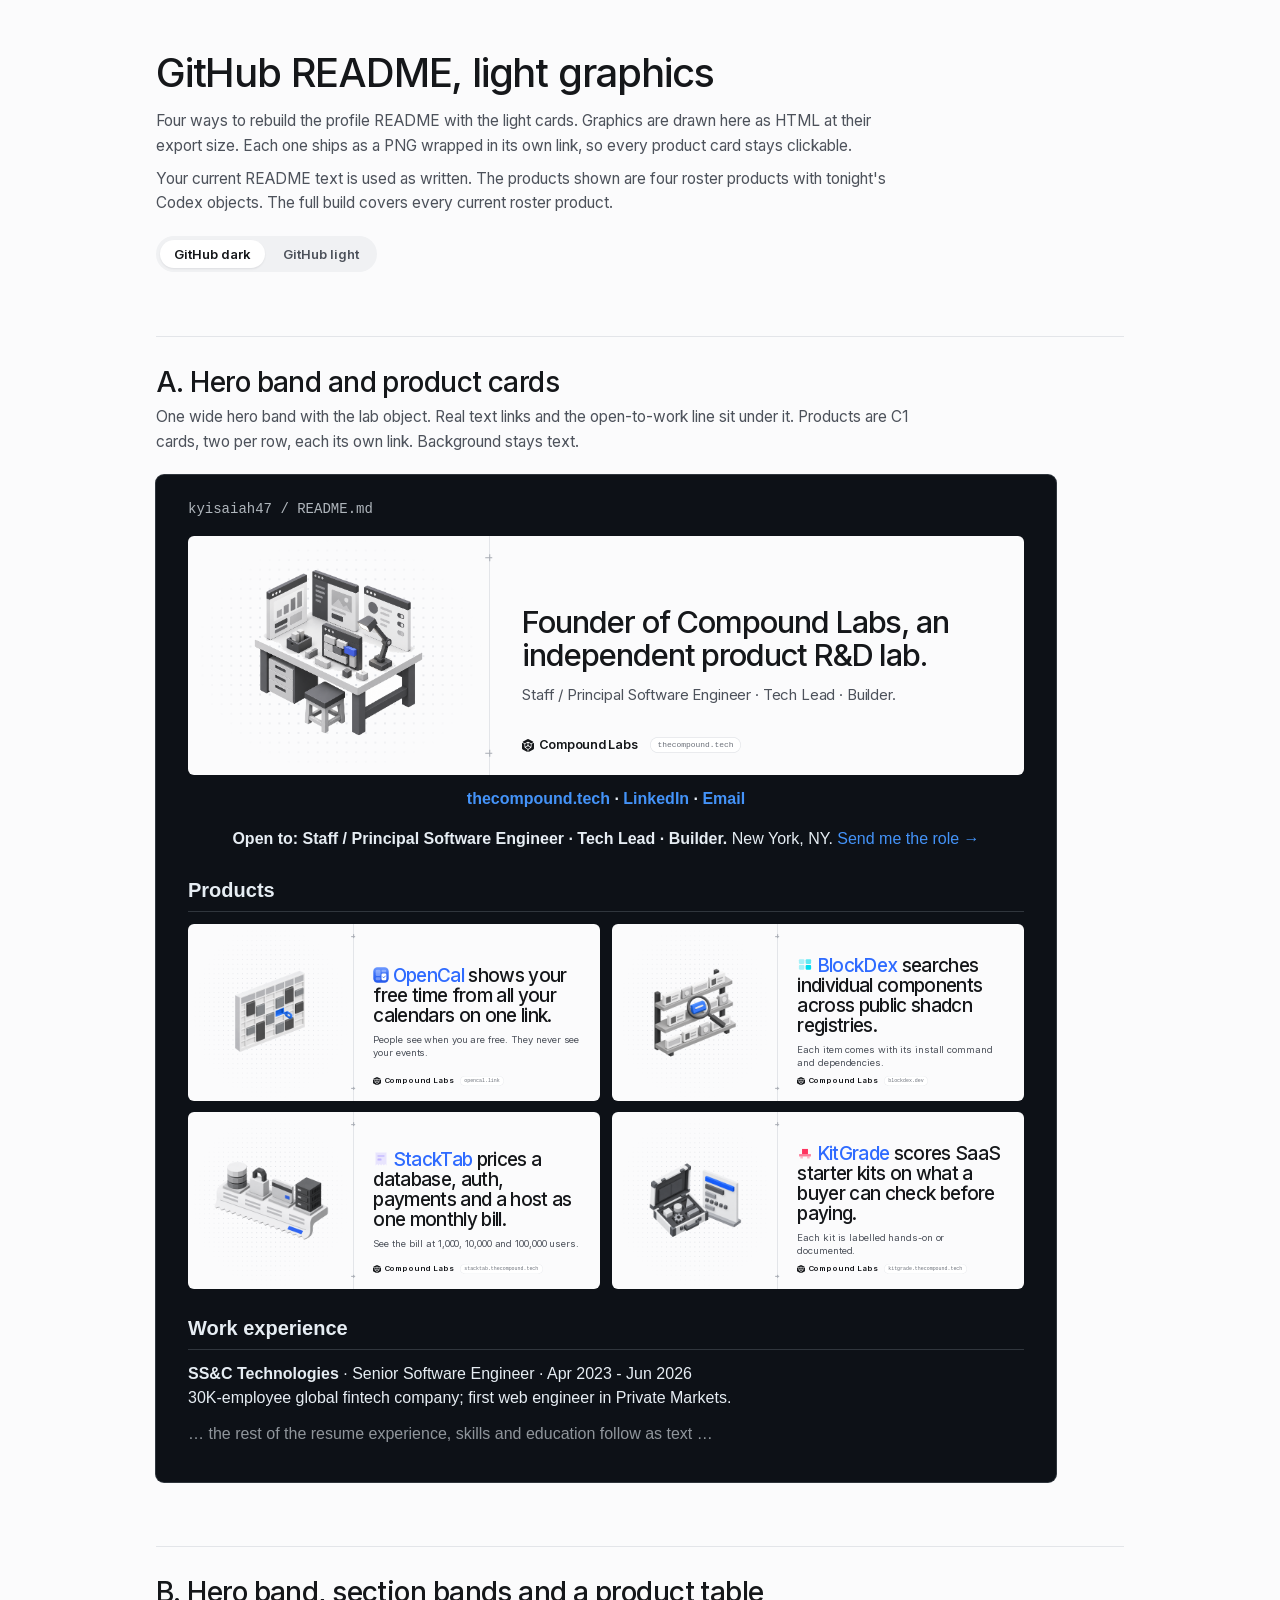
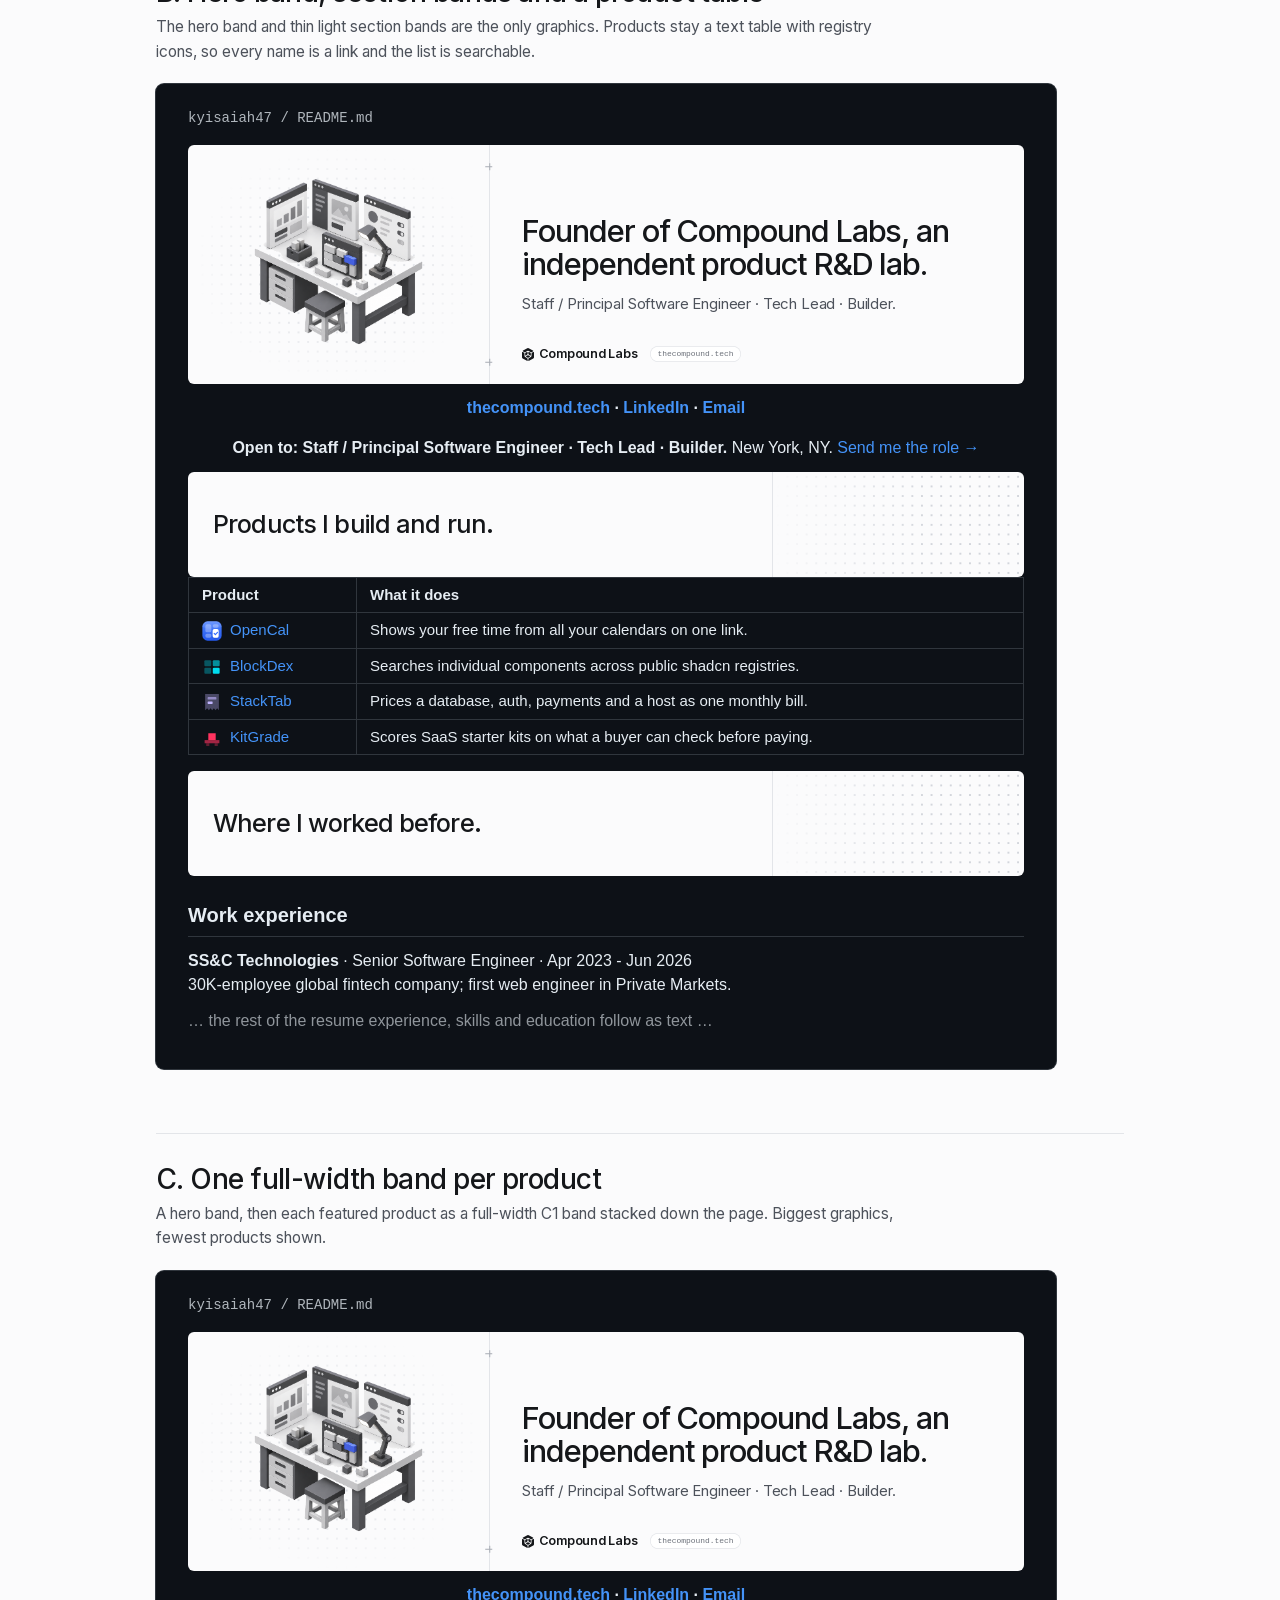
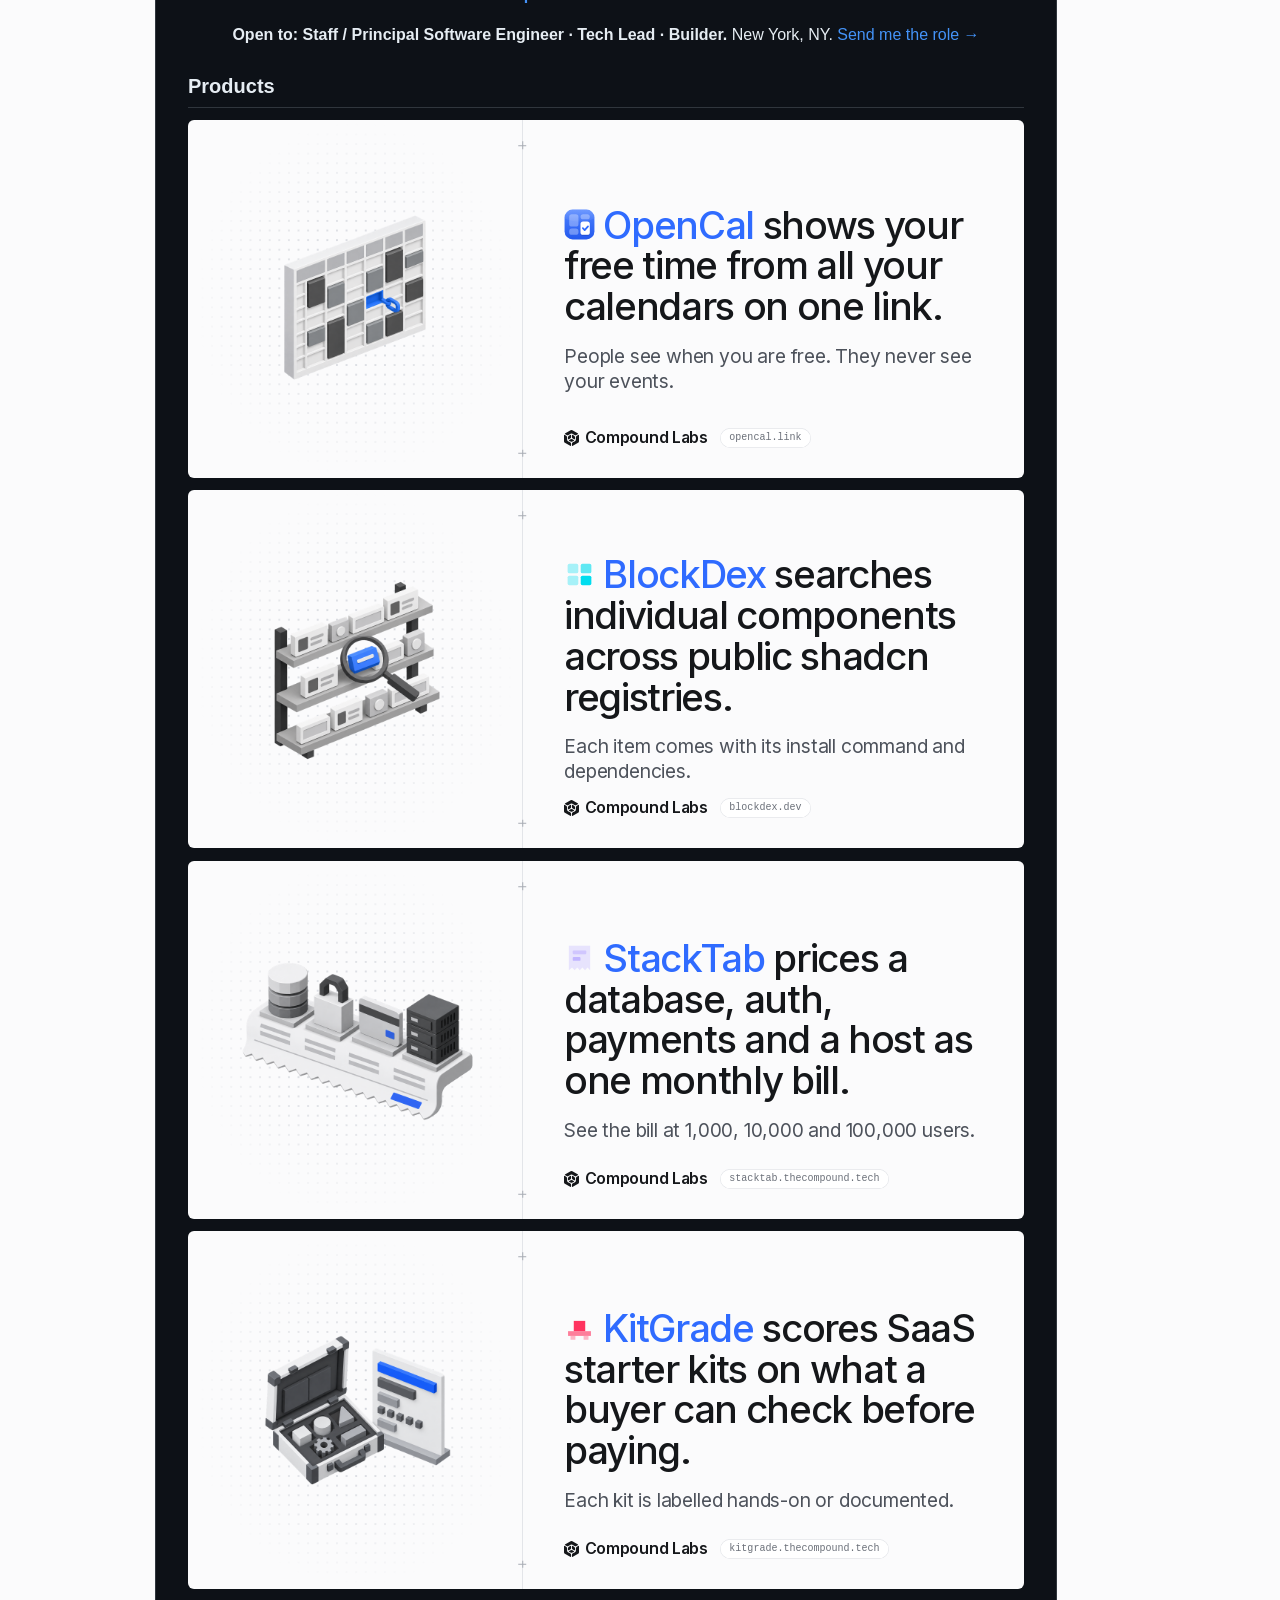
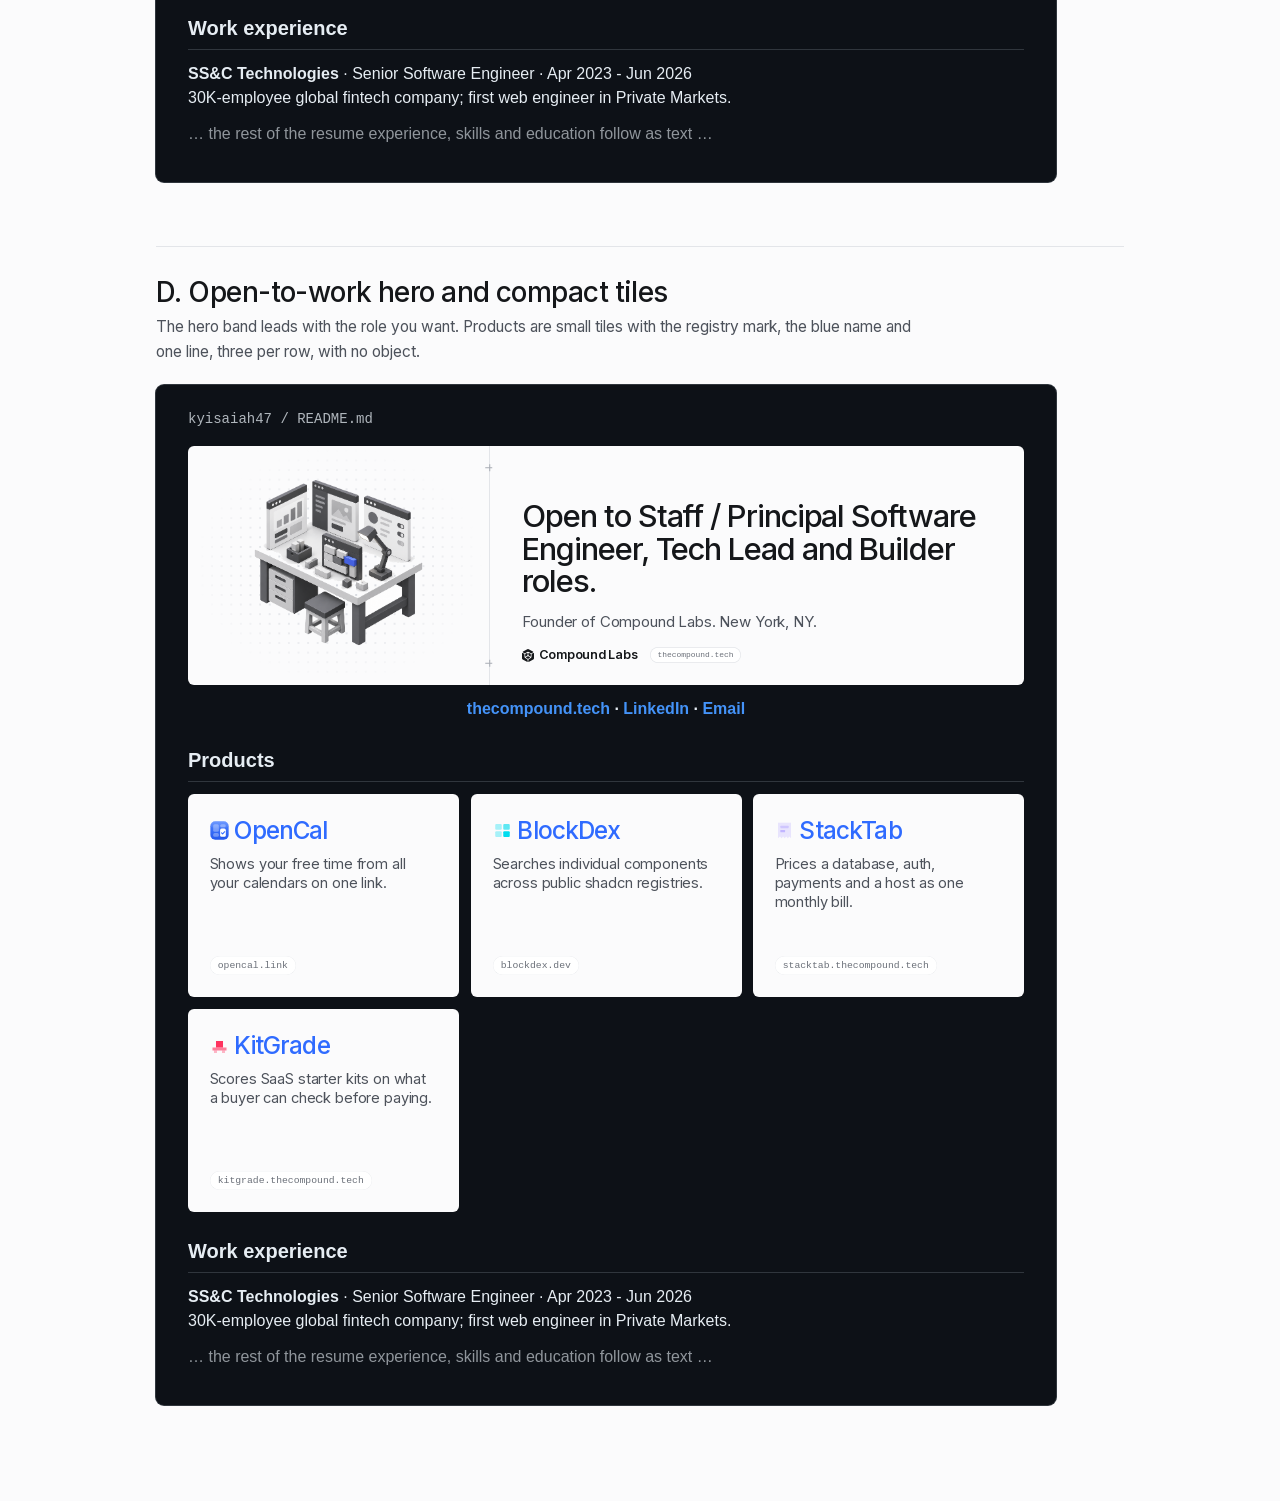
<file: review/readme-light-2026-10-16/index.html>
<!doctype html>
<html lang="en">
<head>
<meta charset="utf-8">
<meta name="viewport" content="width=device-width,initial-scale=1">
<title>GitHub README review</title>
<style>
@font-face{font-family:Inter;src:url(inter-latin.woff2) format('woff2');font-weight:100 900;font-display:block}
:root{--ground:#fbfbfc;--ink:#15171a;--ink2:#4d525b;--ink3:#6b7079;--rule:#e3e5e9;--blue:#2f6bff}
*{box-sizing:border-box}
body{margin:0;background:var(--ground);color:var(--ink);font-family:Inter,system-ui,sans-serif;-webkit-font-smoothing:antialiased}
.page{max-width:1000px;margin:0 auto;padding:48px 16px 96px}
.page>h1{font-weight:500;letter-spacing:-.03em;font-size:40px;margin:0 0 12px}
.page>p{color:var(--ink2);font-size:15.5px;line-height:1.6;max-width:760px;margin:0 0 8px}
.toggle{display:inline-flex;gap:4px;background:#f0f1f3;border-radius:999px;padding:4px;margin:12px 0 0}
.toggle button{border:0;background:transparent;font:600 13px Inter,sans-serif;color:var(--ink2);padding:6px 14px;border-radius:999px;cursor:pointer}
.toggle button.on{background:#fff;color:var(--ink);box-shadow:0 1px 2px rgba(15,17,20,.08)}
section.v{margin-top:64px;border-top:1px solid var(--rule);padding-top:28px}
section.v>h2{font-weight:500;letter-spacing:-.02em;font-size:28px;margin:0 0 6px}
section.v>p{color:var(--ink2);font-size:15.5px;line-height:1.6;margin:0 0 20px;max-width:760px}
.gh{border-radius:8px;padding:24px 32px;max-width:900px;font-family:-apple-system,BlinkMacSystemFont,"Segoe UI","Noto Sans",Helvetica,Arial,sans-serif;font-size:16px;line-height:1.5}
.gh.dark{background:#0d1117;color:#e6edf3;box-shadow:0 0 0 1px #30363d}
.gh.light{background:#fff;color:#1f2328;box-shadow:0 0 0 1px #d1d9e0}
.gh .bar{font-size:14px;margin-bottom:16px;opacity:.75;font-family:ui-monospace,SFMono-Regular,Menlo,monospace}
.gh h3{font-size:20px;font-weight:600;margin:24px 0 12px;padding-bottom:6px;border-bottom:1px solid #30363d}
.gh.light h3{border-color:#d1d9e0}
.gh a{color:#4493f8;text-decoration:none}.gh.light a{color:#0969da}
.gh p,.gh li{margin:0 0 12px}
.gh .center{text-align:center}
.gh .links{text-align:center;font-weight:600;margin:12px 0 16px}
.gh table{border-collapse:collapse;width:100%;margin:0 0 16px;font-size:15px}
.gh td,.gh th{border:1px solid #30363d;padding:6px 13px;text-align:left}
.gh.light td,.gh.light th{border-color:#d1d9e0}
.gh td img{width:20px;height:20px;vertical-align:middle;margin-right:8px}
.gh .g2{display:grid;grid-template-columns:1fr 1fr;gap:12px;margin:0 0 16px}
.gh .g3{display:grid;grid-template-columns:1fr 1fr 1fr;gap:12px;margin:0 0 16px}
.gh .stack>*{margin-bottom:12px}
.gfx{container-type:inline-size;width:100%;position:relative;overflow:hidden;border-radius:6px;display:block}
.gfx .c{position:absolute;inset:0;font-family:Inter,system-ui,sans-serif;color:var(--ink);background:var(--ground)}
.gfx .dots{position:absolute;inset:0;background-image:radial-gradient(circle,#d3d6dc .09cqw,transparent .11cqw);background-size:1.15cqw 1.15cqw}
.gfx .rail{position:absolute;top:0;bottom:0;width:1px;background:var(--rule)}
.gfx .plus{position:absolute;width:.9cqw;height:.9cqw;transform:translate(-50%,-50%)}
.gfx .plus:before,.gfx .plus:after{content:"";position:absolute;background:#a9adb5}
.gfx .plus:before{left:50%;top:0;width:1px;height:100%}.gfx .plus:after{top:50%;left:0;height:1px;width:100%}
.gfx .obj{position:absolute;object-fit:contain}
.gfx .h{font-weight:500;letter-spacing:-.035em;line-height:1.06;margin:0}
.gfx .s{font-weight:400;letter-spacing:-.01em;line-height:1.3;color:var(--ink2);margin:0}
.gfx .lock{position:absolute;display:flex;align-items:center;gap:.9cqw;font-weight:600;letter-spacing:-.02em;white-space:nowrap}
.gfx .pill{display:inline-flex;align-items:center;font-family:ui-monospace,"SF Mono",Menlo,monospace;font-weight:400;background:#fff;box-shadow:inset 0 0 0 .08cqw var(--rule);border-radius:999px;color:var(--ink3);letter-spacing:0}
.gfx .nm{color:var(--blue)}
.gfx .pm{display:inline-block;height:.8em;width:auto;vertical-align:-.04em;margin-right:.22em}
.gfx .pending{position:absolute;display:flex;align-items:center;justify-content:center;color:var(--ink3);font-size:1.4cqw;border-radius:1cqw;background:repeating-linear-gradient(45deg,#f4f5f7 0 .6cqw,#eceef1 .6cqw 1.2cqw)}
.hero{aspect-ratio:7/2}
.hero .dots{right:auto;width:36cqw;-webkit-mask-image:radial-gradient(ellipse 60% 62% at 50% 50%,#000 15%,transparent 80%);mask-image:radial-gradient(ellipse 60% 62% at 50% 50%,#000 15%,transparent 80%)}
.hero .rail{left:36cqw}.hero .plus.a{left:36cqw;top:2.6cqw}.hero .plus.b{left:36cqw;top:auto;bottom:2.6cqw;transform:translate(-50%,50%)}
.hero .obj{left:2cqw;top:2cqw;width:32cqw;height:24.6cqw}
.hero .txt{position:absolute;left:40cqw;right:4cqw;top:0;bottom:0;display:flex;flex-direction:column;justify-content:center}
.hero .h{font-size:3.7cqw}
.hero .s{font-size:1.8cqw;margin-top:1.6cqw}
.hero .lock{left:40cqw;bottom:2.4cqw;font-size:1.5cqw}
.hero .lock .pill{font-size:.95cqw;height:1.9cqw;padding:0 .9cqw;margin-left:.6cqw}
.card{aspect-ratio:7/3}
.card .dots{right:auto;width:40cqw;-webkit-mask-image:radial-gradient(ellipse 60% 62% at 50% 50%,#000 15%,transparent 80%);mask-image:radial-gradient(ellipse 60% 62% at 50% 50%,#000 15%,transparent 80%)}
.card .rail{left:40cqw}.card .plus.a{left:40cqw;top:3cqw}.card .plus.b{left:40cqw;top:auto;bottom:3cqw;transform:translate(-50%,50%)}
.card .obj{left:3cqw;top:4cqw;width:34cqw;height:34.8cqw}
.card .txt{position:absolute;left:45cqw;right:5cqw;top:0;bottom:0;display:flex;flex-direction:column;justify-content:center}
.card .h{font-size:4.6cqw}
.card .s{font-size:2.3cqw;margin-top:2cqw}
.card .lock{left:45cqw;bottom:3.4cqw;font-size:1.9cqw}
.card .lock .pill{font-size:1.2cqw;height:2.4cqw;padding:0 1.1cqw;margin-left:.6cqw}
.tile{aspect-ratio:4/3}
.tile .dots{-webkit-mask-image:radial-gradient(ellipse 70% 60% at 80% 20%,#000 10%,transparent 75%);mask-image:radial-gradient(ellipse 70% 60% at 80% 20%,#000 10%,transparent 75%)}
.tile .txt{position:absolute;left:8cqw;right:8cqw;top:9cqw}
.tile .h{font-size:9cqw}
.tile .s{font-size:5.4cqw;margin-top:4cqw}
.tile .pill{position:absolute;left:8cqw;bottom:8cqw;font-size:3.6cqw;height:7cqw;padding:0 3cqw}
.band{aspect-ratio:8/1}
.band .dots{left:auto;width:30cqw;-webkit-mask-image:linear-gradient(90deg,transparent,#000 60%);mask-image:linear-gradient(90deg,transparent,#000 60%)}
.band .txt{position:absolute;left:3cqw;top:0;bottom:0;display:flex;align-items:center}
.band .h{font-size:3cqw}
.band .rail{left:auto;right:30cqw}
</style>
</head>
<body>
<div class="page">
  <h1>GitHub README, light graphics</h1>
  <p>Four ways to rebuild the profile README with the light cards. Graphics are drawn here as HTML at their export size. Each one ships as a PNG wrapped in its own link, so every product card stays clickable.</p>
  <p>Your current README text is used as written. The products shown are four roster products with tonight's Codex objects. The full build covers every current roster product.</p>
  <div class="toggle"><button data-t="dark" class="on">GitHub dark</button><button data-t="light">GitHub light</button></div>
  <div id="variants"></div>
</div>
<script>
const LAB = "<span class=\"compound-lockup\" data-compound-lockup=\"1\" style=\"display:inline-flex;align-items:center;gap:0.34em;white-space:nowrap\"><img src=\"[data-uri]\" alt=\"\" style=\"display:block;flex:none;height:1.05em;width:auto;margin:0;padding:0\"><span>Compound Labs</span></span>";
const CL = "Compound Labs";
const P = [
  { key:'opencal', name:'OpenCal', url:'opencal.link', h:'shows your free time from all your calendars on one link.', s:'People see when you are free. They never see your events.' },
  { key:'blockdex', name:'BlockDex', url:'blockdex.dev', h:'searches individual components across public shadcn registries.', s:'Each item comes with its install command and dependencies.' },
  { key:'stacktab', name:'StackTab', url:'stacktab.thecompound.tech', h:'prices a database, auth, payments and a host as one monthly bill.', s:'See the bill at 1,000, 10,000 and 100,000 users.' },
  { key:'kitgrade', name:'KitGrade', url:'kitgrade.thecompound.tech', h:'scores SaaS starter kits on what a buyer can check before paying.', s:'Each kit is labelled hands-on or documented.' },
];
const obj = (k, cls='obj') => `<img class="${cls}" src="objects/${k}.png" alt="" onerror="this.outerHTML='<div class=&quot;${cls} pending&quot;>Codex object rendering</div>'">`;
const mark = (k) => `<img class="pm" src="marks/${k}.svg" alt="">`;
const grid = '<div class="dots"></div><div class="rail"></div><div class="plus a"></div><div class="plus b"></div>';
const hero = (h, s, pill='thecompound.tech') => `<a class="gfx hero" href="https://thecompound.tech"><div class="c">${grid}${obj('hero')}<div class="txt"><p class="h">${h}</p><p class="s">${s}</p></div><div class="lock">${LAB}<span class="pill">${pill}</span></div></div></a>`;
const card = (p) => `<a class="gfx card" href="https://${p.url}"><div class="c">${grid}${obj(p.key)}<div class="txt"><p class="h">${mark(p.key)}<span class="nm">${p.name}</span> ${p.h}</p><p class="s">${p.s}</p></div><div class="lock">${LAB}<span class="pill">${p.url}</span></div></div></a>`;
const tile = (p) => `<a class="gfx tile" href="https://${p.url}"><div class="c"><div class="dots"></div><div class="txt"><p class="h">${mark(p.key)}<span class="nm">${p.name}</span></p><p class="s">${p.h.charAt(0).toUpperCase()+p.h.slice(1)}</p></div><span class="pill">${p.url}</span></div></a>`;
const band = (t) => `<div class="gfx band"><div class="c"><div class="dots"></div><div class="rail"></div><div class="txt"><p class="h">${t}</p></div></div></div>`;
const links = `<p class="links"><a>thecompound.tech</a> · <a>LinkedIn</a> · <a>Email</a></p>`;
const otw = `<p class="center"><strong>Open to: Staff / Principal Software Engineer · Tech Lead · Builder.</strong> New York, NY. <a>Send me the role →</a></p>`;
const intro = ``;
const bg = `<h3>Work experience</h3><p><strong>SS&amp;C Technologies</strong> · Senior Software Engineer · Apr 2023 - Jun 2026<br>30K-employee global fintech company; first web engineer in Private Markets.</p><p style="opacity:.6">… the rest of the resume experience, skills and education follow as text …</p>`;
const table = `<table><tr><th>Product</th><th>What it does</th></tr>${P.map(p=>`<tr><td nowrap><img src="marks/${p.key}.svg" alt=""><a>${p.name}</a></td><td>${p.h.charAt(0).toUpperCase()+p.h.slice(1)}</td></tr>`).join('')}</table>`;
const H = `Founder of ${CL}, an independent product R&amp;D lab.`;
const S = 'Staff / Principal Software Engineer · Tech Lead · Builder.';
const V = [
  { id:'A', t:'A. Hero band and product cards', n:'One wide hero band with the lab object. Real text links and the open-to-work line sit under it. Products are C1 cards, two per row, each its own link. Background stays text.',
    body:()=>`${hero(H,S)}${links}${otw}${intro}<h3>Products</h3><div class="g2">${P.map(card).join('')}</div>${bg}` },
  { id:'B', t:'B. Hero band, section bands and a product table', n:'The hero band and thin light section bands are the only graphics. Products stay a text table with registry icons, so every name is a link and the list is searchable.',
    body:()=>`${hero(H,S)}${links}${otw}${intro}${band('Products I build and run.')}${table}${band('Where I worked before.')}${bg.replace('<h3>Engineering background</h3>','')}` },
  { id:'C', t:'C. One full-width band per product', n:'A hero band, then each featured product as a full-width C1 band stacked down the page. Biggest graphics, fewest products shown.',
    body:()=>`${hero(H,S)}${links}${otw}${intro}<h3>Products</h3><div class="stack">${P.map(card).join('')}</div>${bg}` },
  { id:'D', t:'D. Open-to-work hero and compact tiles', n:'The hero band leads with the role you want. Products are small tiles with the registry mark, the blue name and one line, three per row, with no object.',
    body:()=>`${hero('Open to Staff / Principal Software Engineer, Tech Lead and Builder roles.',`Founder of ${CL}. New York, NY.`)}${links}${intro}<h3>Products</h3><div class="g3">${P.map(tile).join('')}</div>${bg}` },
];
function render(theme){
  document.getElementById('variants').innerHTML = V.map(v=>`<section class="v"><h2>${v.t}</h2><p>${v.n}</p><div class="gh ${theme}"><div class="bar">kyisaiah47 / README.md</div>${v.body()}</div></section>`).join('');
}
render('dark');
document.querySelectorAll('.toggle button').forEach(b=>b.onclick=()=>{document.querySelectorAll('.toggle button').forEach(x=>x.classList.toggle('on',x===b));render(b.dataset.t);});
</script>
</body>
</html>
</file>
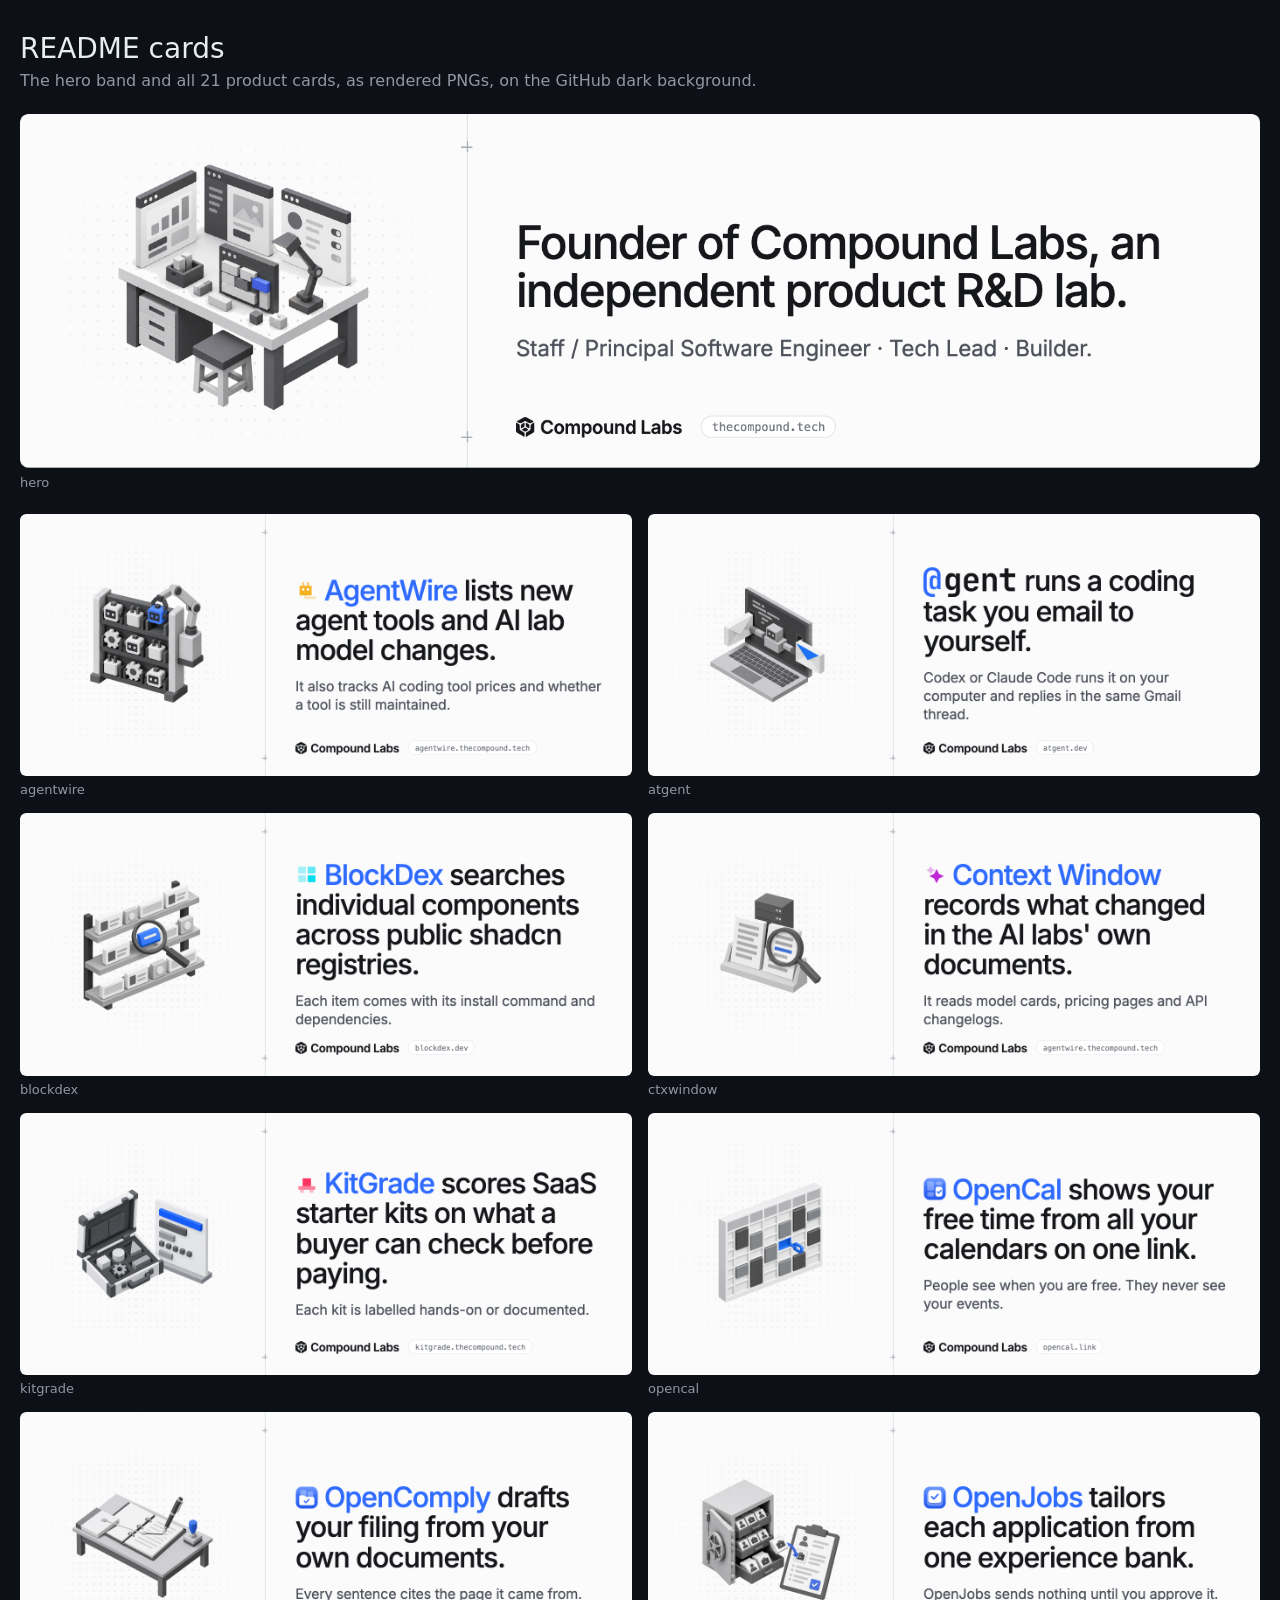
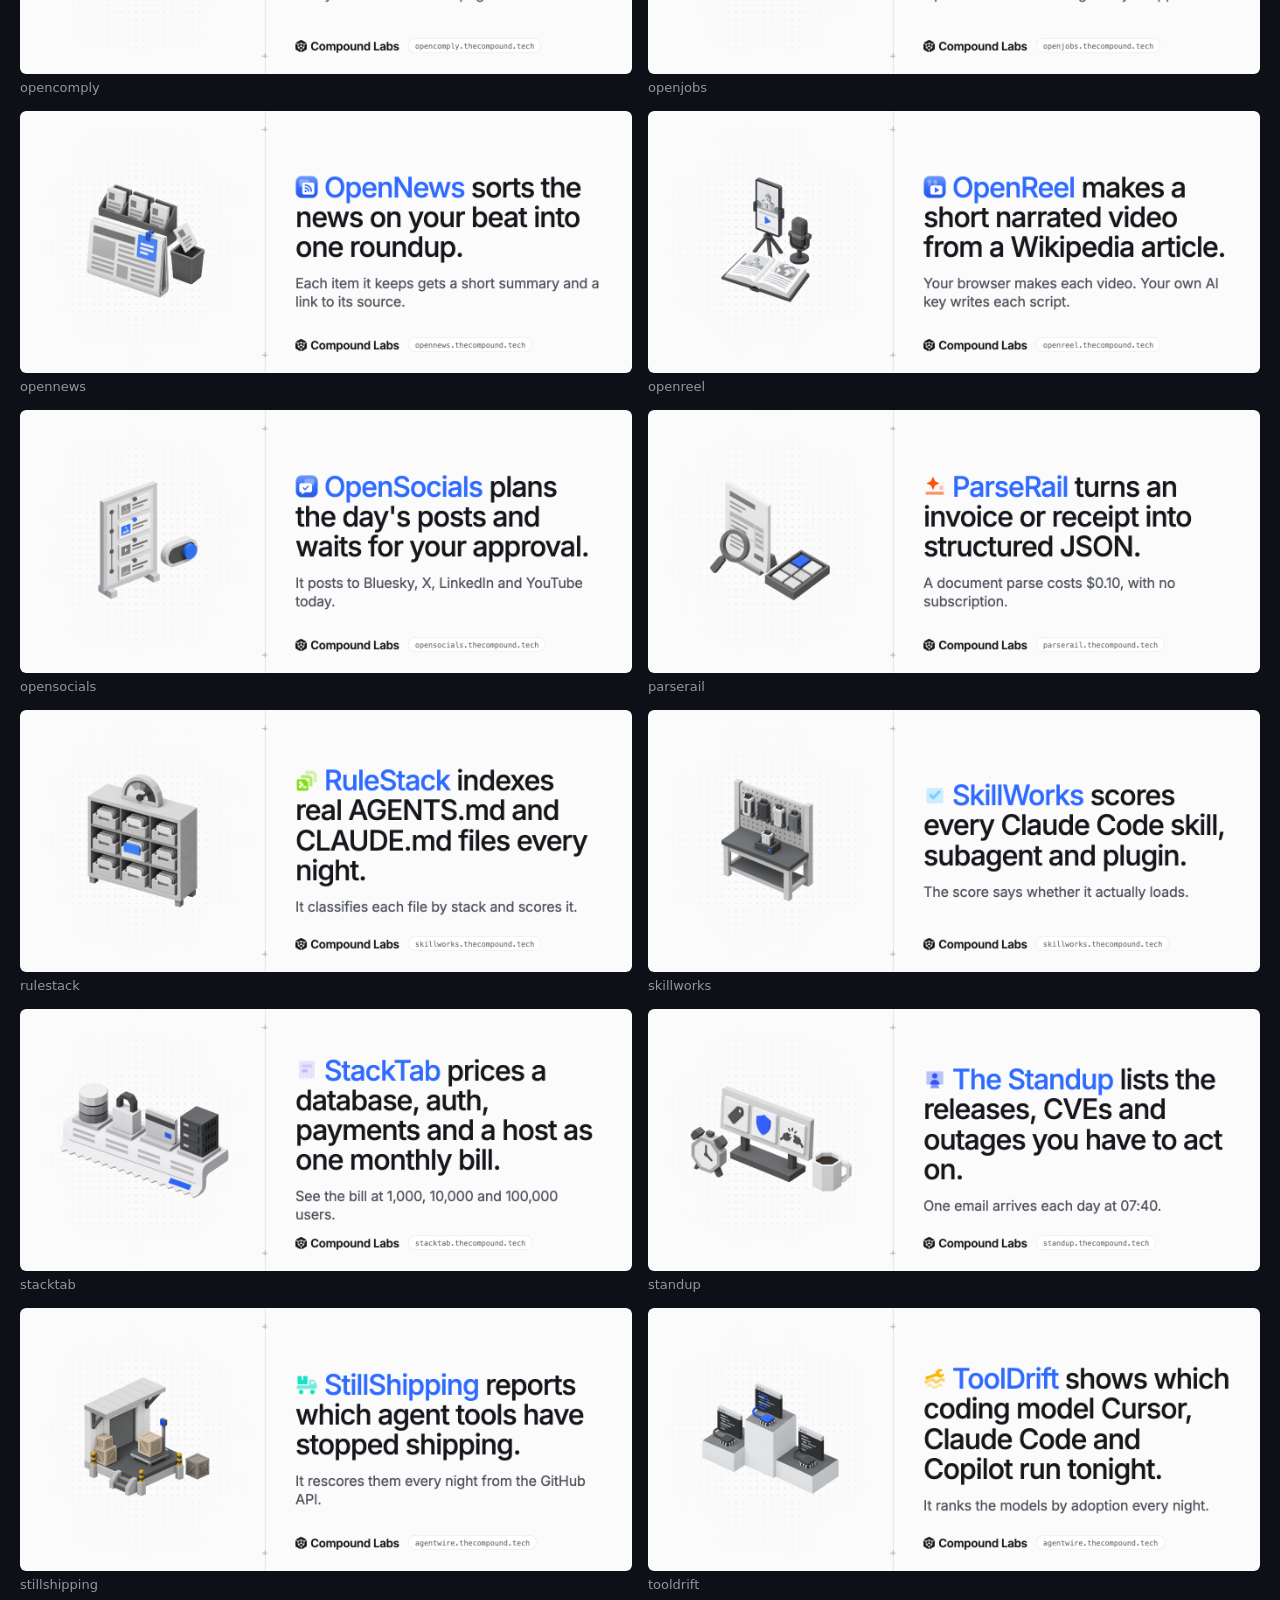
<file: assets/readme-2026-10-16/cards-review.html>
<!doctype html><html><head><meta charset="utf-8"><meta name="viewport" content="width=device-width,initial-scale=1"><title>README cards</title>
<style>body{margin:0;background:#0d1117;color:#e6edf3;font-family:-apple-system,system-ui,sans-serif}main{max-width:1240px;margin:0 auto;padding:32px 16px}h1{font-weight:500;font-size:28px;margin:0 0 6px}p{color:#9198a1;margin:0 0 24px}
.g{display:grid;grid-template-columns:1fr 1fr;gap:16px}figure{margin:0}img{width:100%;display:block;border-radius:6px}figcaption{font-size:13px;color:#9198a1;margin-top:6px}.hero{margin-bottom:24px}@media(max-width:700px){.g{grid-template-columns:1fr}}</style></head>
<body><main><h1>README cards</h1><p>The hero band and all 21 product cards, as rendered PNGs, on the GitHub dark background.</p>
<figure class="hero"><img src="hero.png"><figcaption>hero</figcaption></figure><div class="g"><figure><img src="card-agentwire.png"><figcaption>agentwire</figcaption></figure><figure><img src="card-atgent.png"><figcaption>atgent</figcaption></figure><figure><img src="card-blockdex.png"><figcaption>blockdex</figcaption></figure><figure><img src="card-ctxwindow.png"><figcaption>ctxwindow</figcaption></figure><figure><img src="card-kitgrade.png"><figcaption>kitgrade</figcaption></figure><figure><img src="card-opencal.png"><figcaption>opencal</figcaption></figure><figure><img src="card-opencomply.png"><figcaption>opencomply</figcaption></figure><figure><img src="card-openjobs.png"><figcaption>openjobs</figcaption></figure><figure><img src="card-opennews.png"><figcaption>opennews</figcaption></figure><figure><img src="card-openreel.png"><figcaption>openreel</figcaption></figure><figure><img src="card-opensocials.png"><figcaption>opensocials</figcaption></figure><figure><img src="card-parserail.png"><figcaption>parserail</figcaption></figure><figure><img src="card-rulestack.png"><figcaption>rulestack</figcaption></figure><figure><img src="card-skillworks.png"><figcaption>skillworks</figcaption></figure><figure><img src="card-stacktab.png"><figcaption>stacktab</figcaption></figure><figure><img src="card-standup.png"><figcaption>standup</figcaption></figure><figure><img src="card-stillshipping.png"><figcaption>stillshipping</figcaption></figure><figure><img src="card-tooldrift.png"><figcaption>tooldrift</figcaption></figure></div></main></body></html>
</file>
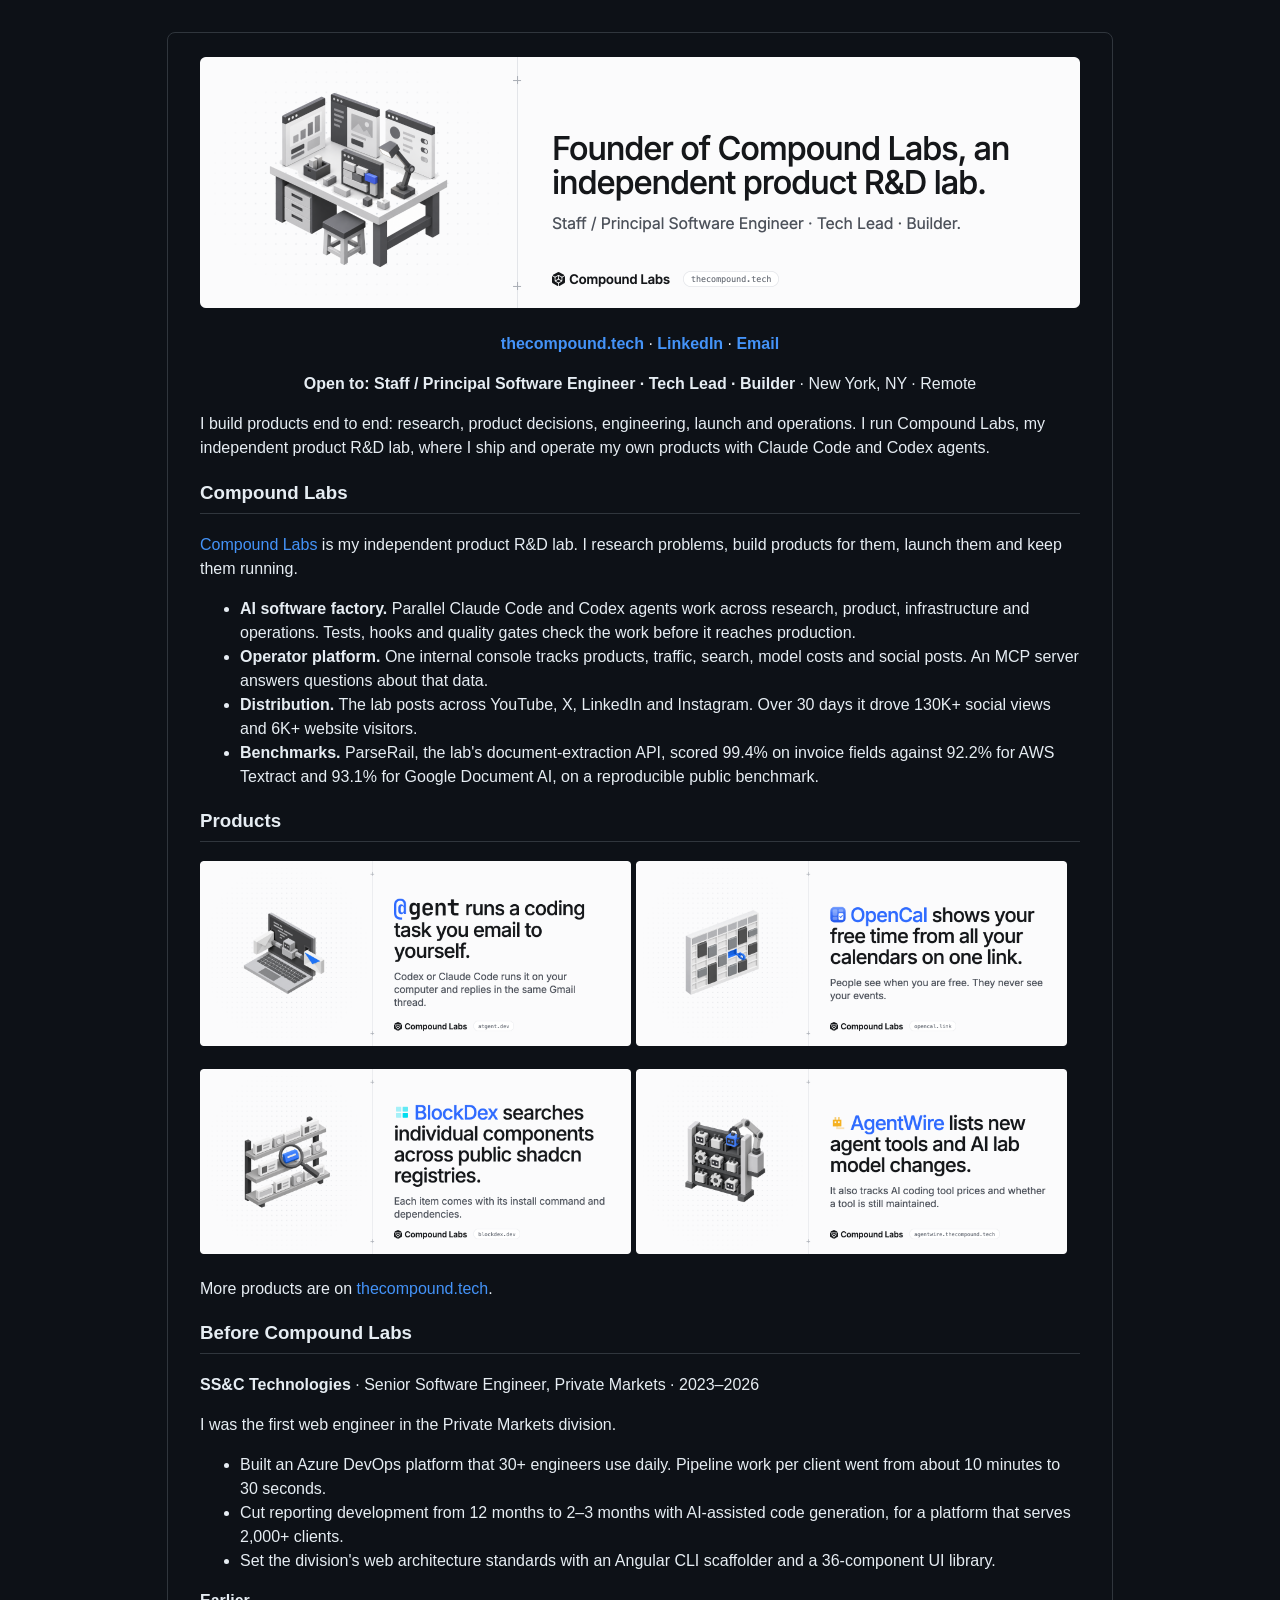
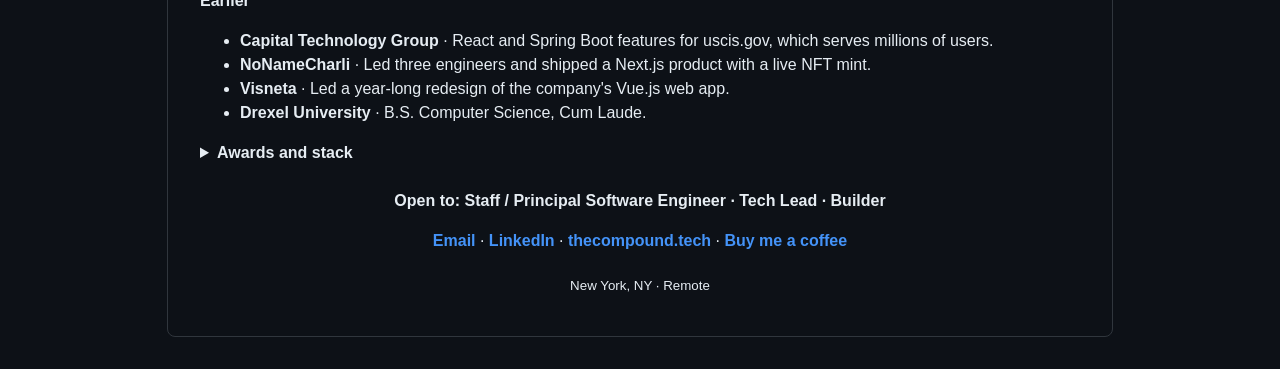
<file: assets/readme-2026-10-16/readme-preview.html>
<!doctype html><html><head><meta charset="utf-8"><meta name="viewport" content="width=device-width,initial-scale=1"><title>README preview</title><base href="../../">
<style>body{margin:0;background:#0d1117;color:#e6edf3;font:16px/1.5 -apple-system,BlinkMacSystemFont,"Segoe UI",Helvetica,Arial,sans-serif}main{max-width:880px;margin:32px auto;padding:24px 32px;border:1px solid #30363d;border-radius:8px}a{color:#4493f8;text-decoration:none}img{max-width:100%}h3,h2{border-bottom:1px solid #30363d;padding-bottom:6px}p{margin:0 0 16px}code{background:#262c36;padding:2px 5px;border-radius:5px}</style></head><body><main><p dir="auto"><a href="https://thecompound.tech" rel="nofollow"><img src="./assets/readme-2026-10-16/hero.png" alt="Founder of Compound Labs, an independent product R&amp;D lab. Staff / Principal Software Engineer · Tech Lead · Builder." width="100%" style="max-width: 100%;"></a></p>
<div align="center" dir="auto">
<p dir="auto"><strong><a href="https://thecompound.tech" rel="nofollow">thecompound.tech</a></strong> · <strong><a href="https://linkedin.com/in/kyisaiah47" rel="nofollow">LinkedIn</a></strong> · <strong><a href="mailto:kyisaiah47@gmail.com">Email</a></strong></p>
<p dir="auto"><strong>Open to: Staff / Principal Software Engineer · Tech Lead · Builder</strong> · New York, NY · Remote</p>
</div>
<p dir="auto">I build products end to end: research, product decisions, engineering, launch and operations. I run Compound Labs, my independent product R&amp;D lab, where I ship and operate my own products with Claude Code and Codex agents.</p>
<h3 dir="auto">Compound Labs</h3>
<p dir="auto"><a href="https://thecompound.tech" rel="nofollow">Compound Labs</a> is my independent product R&amp;D lab. I research problems, build products for them, launch them and keep them running.</p>
<ul dir="auto">
<li><strong>AI software factory.</strong> Parallel Claude Code and Codex agents work across research, product, infrastructure and operations. Tests, hooks and quality gates check the work before it reaches production.</li>
<li><strong>Operator platform.</strong> One internal console tracks products, traffic, search, model costs and social posts. An MCP server answers questions about that data.</li>
<li><strong>Distribution.</strong> The lab posts across YouTube, X, LinkedIn and Instagram. Over 30 days it drove 130K+ social views and 6K+ website visitors.</li>
<li><strong>Benchmarks.</strong> ParseRail, the lab's document-extraction API, scored 99.4% on invoice fields against 92.2% for AWS Textract and 93.1% for Google Document AI, on a reproducible public benchmark.</li>
</ul>
<h3 dir="auto">Products</h3>
<p dir="auto">
<a href="https://atgent.dev" rel="nofollow"><img src="./assets/readme-2026-10-16/card-atgent.png" alt="@gent runs a coding task you email to yourself. Codex or Claude Code runs it on your computer and replies in the same Gmail thread." width="49%" style="max-width: 100%;"></a>
<a href="https://opencal.link" rel="nofollow"><img src="./assets/readme-2026-10-16/card-opencal.png" alt="OpenCal shows your free time from all your calendars on one link. People see when you are free. They never see your events." width="49%" style="max-width: 100%;"></a>
</p>
<p dir="auto">
<a href="https://blockdex.dev" rel="nofollow"><img src="./assets/readme-2026-10-16/card-blockdex.png" alt="BlockDex searches individual components across public shadcn registries. Each item comes with its install command and dependencies." width="49%" style="max-width: 100%;"></a>
<a href="https://agentwire.thecompound.tech" rel="nofollow"><img src="./assets/readme-2026-10-16/card-agentwire.png" alt="AgentWire lists new agent tools and AI lab model changes. It also tracks AI coding tool prices and whether a tool is still maintained." width="49%" style="max-width: 100%;"></a>
</p>
<p dir="auto">More products are on <a href="https://thecompound.tech" rel="nofollow">thecompound.tech</a>.</p>
<h3 dir="auto">Before Compound Labs</h3>
<p dir="auto"><strong>SS&amp;C Technologies</strong> · Senior Software Engineer, Private Markets · 2023–2026</p>
<p dir="auto">I was the first web engineer in the Private Markets division.</p>
<ul dir="auto">
<li>Built an Azure DevOps platform that 30+ engineers use daily. Pipeline work per client went from about 10 minutes to 30 seconds.</li>
<li>Cut reporting development from 12 months to 2–3 months with AI-assisted code generation, for a platform that serves 2,000+ clients.</li>
<li>Set the division's web architecture standards with an Angular CLI scaffolder and a 36-component UI library.</li>
</ul>
<p dir="auto"><strong>Earlier</strong></p>
<ul dir="auto">
<li><strong>Capital Technology Group</strong> · React and Spring Boot features for uscis.gov, which serves millions of users.</li>
<li><strong>NoNameCharli</strong> · Led three engineers and shipped a Next.js product with a live NFT mint.</li>
<li><strong>Visneta</strong> · Led a year-long redesign of the company's Vue.js web app.</li>
<li><strong>Drexel University</strong> · B.S. Computer Science, Cum Laude.</li>
</ul>
<details>
<summary><strong>Awards and stack</strong></summary>
<br>
<ul dir="auto">
<li>🥇 <strong>1st Place, Starknet Re{Solve} Hackathon 2025</strong> · Bitcoin Unleashed track, Xverse Prize Pool · <a href="https://github.com/kyisaiah47/btcusd-stablecoin">BTCUSD</a></li>
<li>🎖 <strong>HackFS Finalist, ETHGlobal 2022</strong> · Split Protocol, cross-token payment splitting</li>
</ul>
<p dir="auto"><code class="notranslate">TypeScript</code> · <code class="notranslate">React</code> · <code class="notranslate">Next.js</code> · <code class="notranslate">Angular</code> · <code class="notranslate">Vue</code> · <code class="notranslate">Node.js</code> · <code class="notranslate">Python</code> · <code class="notranslate">Java Spring Boot</code> · <code class="notranslate">Postgres</code> · <code class="notranslate">Supabase</code> · <code class="notranslate">Stripe</code> · <code class="notranslate">Cloudflare</code> · <code class="notranslate">AWS</code> · <code class="notranslate">Playwright</code> · <code class="notranslate">Claude Code</code> · <code class="notranslate">Codex</code> · <code class="notranslate">MCP</code></p>
</details>
<br>
<div align="center" dir="auto">
<p dir="auto"><strong>Open to: Staff / Principal Software Engineer · Tech Lead · Builder</strong></p>
<p dir="auto"><strong><a href="mailto:kyisaiah47@gmail.com">Email</a></strong> · <strong><a href="https://linkedin.com/in/kyisaiah47" rel="nofollow">LinkedIn</a></strong> · <strong><a href="https://thecompound.tech" rel="nofollow">thecompound.tech</a></strong> · <strong><a href="https://buymeacoffee.com/kyisaiah47" rel="nofollow">Buy me a coffee</a></strong></p>
<p dir="auto"><sub>New York, NY · Remote</sub></p>
</div></main></body></html>
</file>
